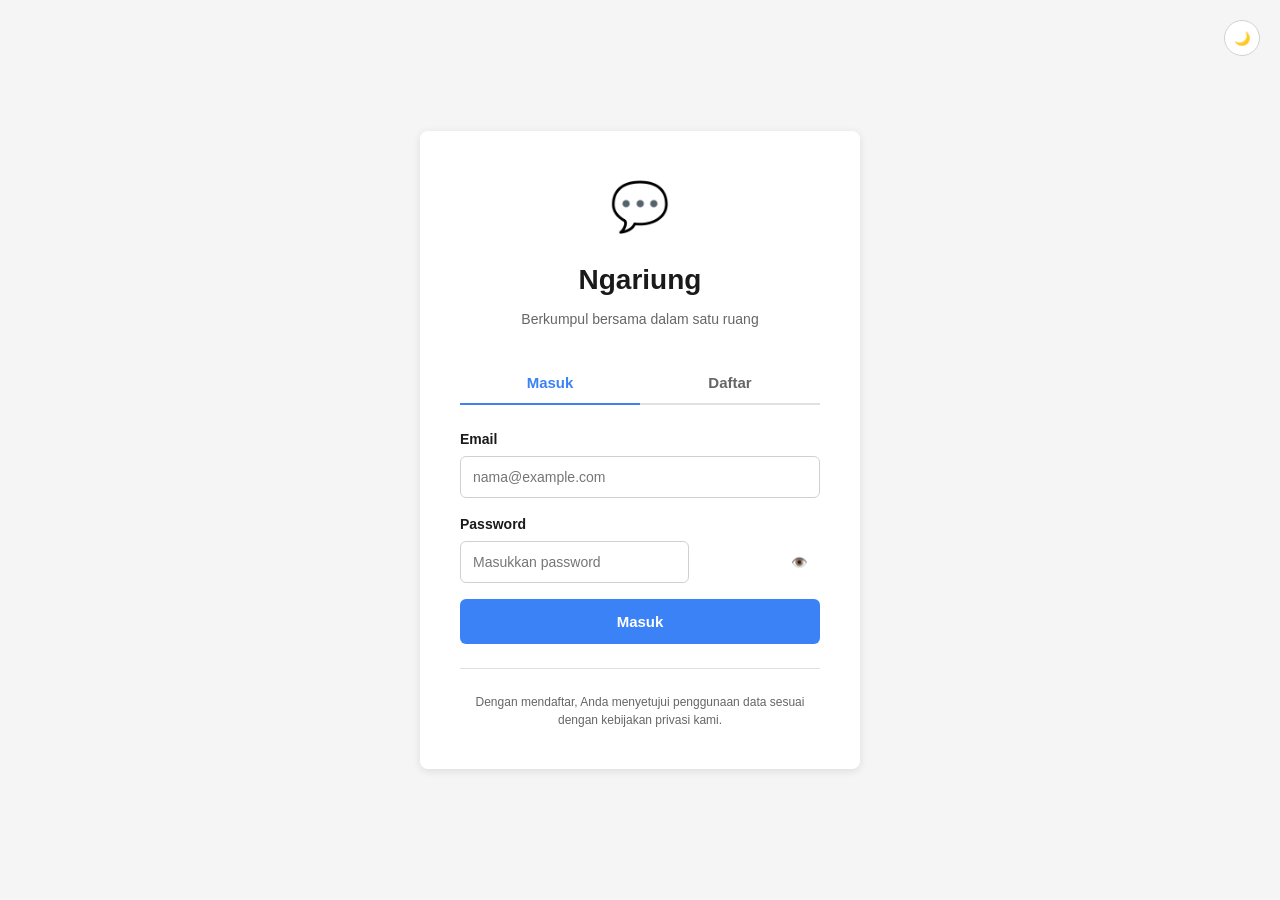
<file: wwwroot/auth.html>
<!DOCTYPE html>
<html lang="id">

<head>
    <meta charset="UTF-8">
    <meta name="viewport" content="width=device-width, initial-scale=1.0">
    <meta name="description" content="Ngariung - Login atau Daftar">
    <title>Masuk - Ngariung</title>
    <link rel="stylesheet" href="css/styles.css">
    <link rel="stylesheet" href="css/themes.css">
    <link rel="stylesheet" href="css/auth-new.css">
</head>

<body class="auth-page">
    <div class="auth-container">
        <div class="auth-card">
            <!-- Logo & Title -->
            <div class="auth-header">
                <div class="auth-logo">
                    <div class="logo-icon">💬</div>
                </div>
                <h1 class="auth-title">Ngariung</h1>
                <p class="auth-subtitle">Berkumpul bersama dalam satu ruang</p>
            </div>

            <!-- Tabs -->
            <div class="auth-tabs" role="tablist">
                <button class="auth-tab active" id="loginTab" role="tab" aria-selected="true" aria-controls="loginPanel"
                    data-tab="login">
                    Masuk
                </button>
                <button class="auth-tab" id="registerTab" role="tab" aria-selected="false" aria-controls="registerPanel"
                    data-tab="register">
                    Daftar
                </button>
            </div>

            <!-- Login Form -->
            <div class="auth-panel active" id="loginPanel" role="tabpanel" aria-labelledby="loginTab">
                <form id="loginForm" class="auth-form">
                    <div class="form-group">
                        <label for="loginEmail">Email</label>
                        <input type="email" id="loginEmail" name="email" class="form-input"
                            placeholder="nama@example.com" required autocomplete="email" aria-required="true">
                        <div class="form-error" id="loginEmailError"></div>
                    </div>

                    <div class="form-group">
                        <label for="loginPassword">Password</label>
                        <div class="input-with-icon">
                            <input type="password" id="loginPassword" name="password" class="form-input"
                                placeholder="Masukkan password" required autocomplete="current-password" minlength="6"
                                aria-required="true">
                            <button type="button" class="input-icon-btn toggle-password" data-target="loginPassword"
                                aria-label="Toggle password visibility">
                                👁️
                            </button>
                        </div>
                        <div class="form-error" id="loginPasswordError"></div>
                    </div>

                    <div class="form-error" id="loginFormError"></div>

                    <button type="submit" class="btn btn-primary btn-block btn-large" id="loginSubmit">
                        Masuk
                    </button>
                </form>
            </div>

            <!-- Register Form -->
            <div class="auth-panel" id="registerPanel" role="tabpanel" aria-labelledby="registerTab">
                <form id="registerForm" class="auth-form">
                    <div class="form-group">
                        <label for="registerDisplayName">Nama Tampilan <span class="required">*</span></label>
                        <input type="text" id="registerDisplayName" name="displayName" class="form-input"
                            placeholder="Nama Anda" required autocomplete="name" minlength="2" maxlength="50"
                            aria-required="true" aria-describedby="displayNameHelp">
                        <small id="displayNameHelp" class="form-help">2-50 karakter</small>
                        <div class="form-error" id="registerDisplayNameError"></div>
                    </div>

                    <div class="form-group">
                        <label for="registerEmail">Email <span class="required">*</span></label>
                        <input type="email" id="registerEmail" name="email" class="form-input"
                            placeholder="nama@example.com" required autocomplete="email" aria-required="true">
                        <div class="form-error" id="registerEmailError"></div>
                    </div>

                    <div class="form-group">
                        <label for="registerPassword">Password <span class="required">*</span></label>
                        <div class="input-with-icon">
                            <input type="password" id="registerPassword" name="password" class="form-input"
                                placeholder="Minimal 6 karakter" required autocomplete="new-password" minlength="6"
                                aria-required="true" aria-describedby="passwordHelp">
                            <button type="button" class="input-icon-btn toggle-password" data-target="registerPassword"
                                aria-label="Toggle password visibility">
                                👁️
                            </button>
                        </div>
                        <small id="passwordHelp" class="form-help">Minimal 6 karakter</small>
                        <div class="form-error" id="registerPasswordError"></div>
                    </div>

                    <div class="form-group">
                        <label for="registerConfirmPassword">Konfirmasi Password <span class="required">*</span></label>
                        <div class="input-with-icon">
                            <input type="password" id="registerConfirmPassword" name="confirmPassword"
                                class="form-input" placeholder="Masukkan password lagi" required
                                autocomplete="new-password" minlength="6" aria-required="true">
                            <button type="button" class="input-icon-btn toggle-password"
                                data-target="registerConfirmPassword" aria-label="Toggle password visibility">
                                👁️
                            </button>
                        </div>
                        <div class="form-error" id="registerConfirmPasswordError"></div>
                    </div>

                    <div class="form-error" id="registerFormError"></div>

                    <button type="submit" class="btn btn-primary btn-block btn-large" id="registerSubmit">
                        Daftar
                    </button>
                </form>
            </div>

            <!-- Footer -->
            <div class="auth-footer">
                <p class="auth-footer-text">
                    Dengan mendaftar, Anda menyetujui penggunaan data sesuai dengan kebijakan privasi kami.
                </p>
            </div>
        </div>

        <!-- Theme Toggle -->
        <div class="theme-toggle-container">
            <button class="theme-toggle-btn" id="themeToggleBtn" aria-label="Toggle tema">
                <span class="theme-icon">🌙</span>
            </button>
        </div>
    </div>

    <!-- Toast Notifications -->
    <div class="toast-container" id="toastContainer" role="region" aria-live="polite" aria-atomic="true">
        <!-- Toast notifications akan muncul di sini -->
    </div>

    <!-- Scripts -->
    <script src="js/config.js"></script>
    <script src="js/utils.js"></script>
    <script src="js/theme.js"></script>
    <script src="js/toast.js"></script>
    <script src="js/auth-page.js"></script>
</body>

</html>
</file>
<file: wwwroot/css/styles.css>
/* ===================================
   Ngariung - Main Styles
   ================================== */

/* Reset & Base Styles */
* {
    margin: 0;
    padding: 0;
    box-sizing: border-box;
}

:root {
    /* Spacing */
    --spacing-xs: 0.25rem;
    --spacing-sm: 0.5rem;
    --spacing-md: 1rem;
    --spacing-lg: 1.5rem;
    --spacing-xl: 2rem;
    
    /* Typography */
    --font-family: -apple-system, BlinkMacSystemFont, 'Segoe UI', Roboto, 'Helvetica Neue', Arial, sans-serif;
    --font-size-xs: 0.75rem;
    --font-size-sm: 0.875rem;
    --font-size-md: 1rem;
    --font-size-lg: 1.125rem;
    --font-size-xl: 1.25rem;
    --font-size-2xl: 1.5rem;
    
    /* Border Radius */
    --radius-sm: 0.25rem;
    --radius-md: 0.5rem;
    --radius-lg: 0.75rem;
    --radius-full: 9999px;
    
    /* Shadows */
    --shadow-sm: 0 1px 2px 0 rgba(0, 0, 0, 0.05);
    --shadow-md: 0 4px 6px -1px rgba(0, 0, 0, 0.1);
    --shadow-lg: 0 10px 15px -3px rgba(0, 0, 0, 0.1);
    
    /* Z-index */
    --z-dropdown: 1000;
    --z-modal: 2000;
    --z-toast: 3000;
    
    /* Transitions */
    --transition-fast: 150ms ease-in-out;
    --transition-base: 200ms ease-in-out;
    --transition-slow: 300ms ease-in-out;
    
    /* Layout */
    --sidebar-width: 280px;
    --members-width: 260px;
    --header-height: 64px;
    --composer-height: auto;
}

html {
    font-size: 16px;
    -webkit-font-smoothing: antialiased;
    -moz-osx-font-smoothing: grayscale;
}

body {
    font-family: var(--font-family);
    font-size: var(--font-size-md);
    line-height: 1.5;
    background-color: var(--bg-primary);
    color: var(--text-primary);
    overflow: hidden;
    transition: background-color var(--transition-base), color var(--transition-base);
}

/* ===================================
   Layout
   ================================== */

.app-container {
    display: grid;
    grid-template-columns: var(--sidebar-width) 1fr;
    grid-template-rows: 1fr;
    height: 100vh;
    overflow: hidden;
}

/* Sidebar */
.sidebar {
    display: flex;
    flex-direction: column;
    background-color: var(--bg-secondary);
    border-right: 1px solid var(--border-color);
    overflow: hidden;
}

.sidebar-header {
    display: flex;
    align-items: center;
    justify-content: space-between;
    padding: var(--spacing-lg);
    border-bottom: 1px solid var(--border-color);
}

.app-title {
    font-size: var(--font-size-xl);
    font-weight: 700;
    color: var(--accent-color);
}

.menu-toggle {
    display: none;
    background: none;
    border: none;
    font-size: var(--font-size-2xl);
    cursor: pointer;
    color: var(--text-primary);
    padding: var(--spacing-sm);
    border-radius: var(--radius-md);
    transition: background-color var(--transition-fast);
}

.menu-toggle:hover {
    background-color: var(--bg-hover);
}

.sidebar-actions {
    padding: var(--spacing-md);
    display: flex;
    flex-direction: column;
    gap: var(--spacing-sm);
    border-bottom: 1px solid var(--border-color);
}

.rooms-section {
    flex: 1;
    overflow-y: auto;
    padding: var(--spacing-md);
}

.section-title {
    font-size: var(--font-size-sm);
    font-weight: 600;
    text-transform: uppercase;
    letter-spacing: 0.05em;
    color: var(--text-secondary);
    margin-bottom: var(--spacing-sm);
    padding: 0 var(--spacing-sm);
}

.rooms-list {
    display: flex;
    flex-direction: column;
    gap: var(--spacing-xs);
}

.room-item {
    display: flex;
    align-items: center;
    justify-content: space-between;
    padding: var(--spacing-md);
    border-radius: var(--radius-md);
    cursor: pointer;
    transition: background-color var(--transition-fast);
    position: relative;
}

.room-item:hover {
    background-color: var(--bg-hover);
}

.room-item.active {
    background-color: var(--accent-color);
    color: white;
}

.room-item.active .room-name {
    color: white;
    font-weight: 600;
}

.room-name {
    font-size: var(--font-size-md);
    font-weight: 500;
    color: var(--text-primary);
}

.unread-badge {
    background-color: var(--error-color);
    color: white;
    font-size: var(--font-size-xs);
    font-weight: 600;
    padding: var(--spacing-xs) var(--spacing-sm);
    border-radius: var(--radius-full);
    min-width: 20px;
    text-align: center;
}

.sidebar-footer {
    padding: var(--spacing-md);
    border-top: 1px solid var(--border-color);
    display: flex;
    gap: var(--spacing-sm);
}

/* Main Chat Area */
.chat-main {
    display: flex;
    flex-direction: column;
    background-color: var(--bg-primary);
    overflow: hidden;
}

.chat-header {
    display: flex;
    align-items: center;
    justify-content: space-between;
    padding: var(--spacing-lg);
    background-color: var(--bg-secondary);
    border-bottom: 1px solid var(--border-color);
    min-height: var(--header-height);
}

.chat-header-info {
    display: flex;
    align-items: center;
    gap: var(--spacing-md);
    flex: 1;
}

.back-btn {
    display: none;
    background: none;
    border: none;
    font-size: var(--font-size-2xl);
    color: var(--text-primary);
    cursor: pointer;
    padding: var(--spacing-sm);
    border-radius: var(--radius-md);
    transition: background-color var(--transition-fast);
}

.back-btn:hover {
    background-color: var(--bg-hover);
}

.room-info {
    flex: 1;
}

.room-name {
    font-size: var(--font-size-lg);
    font-weight: 600;
    color: var(--text-primary);
}

.room-members {
    font-size: var(--font-size-sm);
    color: var(--text-secondary);
}

.chat-header-actions {
    display: flex;
    gap: var(--spacing-sm);
}

/* Connection Status */
.connection-status {
    display: flex;
    align-items: center;
    gap: var(--spacing-sm);
    padding: var(--spacing-sm) var(--spacing-lg);
    background-color: var(--bg-info);
    border-bottom: 1px solid var(--border-color);
    font-size: var(--font-size-sm);
    transition: all var(--transition-base);
}

.connection-status.hidden {
    display: none;
}

.connection-status.success {
    background-color: var(--bg-success);
    color: var(--text-success);
}

.connection-status.error {
    background-color: var(--bg-error);
    color: var(--text-error);
}

.connection-status.warning {
    background-color: var(--bg-warning);
    color: var(--text-warning);
}

.status-dot {
    width: 8px;
    height: 8px;
    border-radius: var(--radius-full);
    background-color: currentColor;
    animation: pulse 2s infinite;
}

@keyframes pulse {
    0%, 100% { opacity: 1; }
    50% { opacity: 0.5; }
}

/* Messages Container */
.messages-container {
    flex: 1;
    overflow: hidden;
    position: relative;
    background-color: var(--bg-primary);
}

.messages-scroll {
    height: 100%;
    overflow-y: auto;
    padding: var(--spacing-lg);
    scroll-behavior: smooth;
}

.messages-list {
    display: flex;
    flex-direction: column;
    gap: var(--spacing-md);
}

.message {
    display: flex;
    flex-direction: column;
    gap: var(--spacing-xs);
    animation: slideIn 0.2s ease-out;
}

@keyframes slideIn {
    from {
        opacity: 0;
        transform: translateY(10px);
    }
    to {
        opacity: 1;
        transform: translateY(0);
    }
}

.message-header {
    display: flex;
    align-items: baseline;
    gap: var(--spacing-sm);
}

.sender-name {
    font-size: var(--font-size-sm);
    font-weight: 600;
    color: var(--accent-color);
}

.message-time {
    font-size: var(--font-size-xs);
    color: var(--text-secondary);
}

.message-body {
    font-size: var(--font-size-md);
    color: var(--text-primary);
    line-height: 1.6;
    word-wrap: break-word;
    padding-left: var(--spacing-sm);
}

.message.grouped .message-header {
    display: none;
}

.message.grouped {
    gap: var(--spacing-xs);
}

/* Typing Indicators */
.typing-indicators {
    padding: var(--spacing-sm) 0;
    min-height: 24px;
}

.typing-indicator {
    font-size: var(--font-size-sm);
    color: var(--text-secondary);
    font-style: italic;
    animation: fadeIn 0.3s ease-in;
}

@keyframes fadeIn {
    from { opacity: 0; }
    to { opacity: 1; }
}

/* Welcome/Empty State */
.welcome-state,
.empty-state {
    display: flex;
    flex-direction: column;
    align-items: center;
    justify-content: center;
    text-align: center;
    padding: var(--spacing-xl);
    color: var(--text-secondary);
    height: 100%;
}

.welcome-icon {
    font-size: 4rem;
    margin-bottom: var(--spacing-lg);
}

.welcome-state h3 {
    font-size: var(--font-size-xl);
    color: var(--text-primary);
    margin-bottom: var(--spacing-sm);
}

.welcome-state p {
    font-size: var(--font-size-md);
    color: var(--text-secondary);
}

/* Scroll to Bottom Button */
.scroll-to-bottom {
    position: absolute;
    bottom: var(--spacing-lg);
    right: var(--spacing-lg);
    width: 48px;
    height: 48px;
    border-radius: var(--radius-full);
    background-color: var(--accent-color);
    color: white;
    border: none;
    font-size: var(--font-size-xl);
    cursor: pointer;
    box-shadow: var(--shadow-lg);
    transition: transform var(--transition-fast);
    z-index: 10;
}

.scroll-to-bottom:hover {
    transform: scale(1.1);
}

/* Message Composer */
.message-composer {
    display: flex;
    align-items: flex-end;
    gap: var(--spacing-sm);
    padding: var(--spacing-lg);
    background-color: var(--bg-secondary);
    border-top: 1px solid var(--border-color);
}

.input-wrapper {
    flex: 1;
    position: relative;
}

.message-input {
    width: 100%;
    min-height: 44px;
    max-height: 120px;
    padding: var(--spacing-md);
    padding-right: 60px;
    border: 1px solid var(--border-color);
    border-radius: var(--radius-lg);
    background-color: var(--bg-primary);
    color: var(--text-primary);
    font-family: var(--font-family);
    font-size: var(--font-size-md);
    resize: none;
    overflow-y: auto;
    transition: border-color var(--transition-fast);
}

.message-input:focus {
    outline: none;
    border-color: var(--accent-color);
}

.char-counter {
    position: absolute;
    bottom: var(--spacing-sm);
    right: var(--spacing-sm);
    font-size: var(--font-size-xs);
    color: var(--text-secondary);
    pointer-events: none;
}

.char-counter.warning {
    color: var(--error-color);
}

/* Members Panel */
.members-panel {
    display: none;
    flex-direction: column;
    width: var(--members-width);
    background-color: var(--bg-secondary);
    border-left: 1px solid var(--border-color);
    overflow: hidden;
}

.members-panel.show {
    display: flex;
}

.members-header {
    display: flex;
    align-items: center;
    justify-content: space-between;
    padding: var(--spacing-lg);
    border-bottom: 1px solid var(--border-color);
}

.members-header h3 {
    font-size: var(--font-size-lg);
    font-weight: 600;
}

.close-members {
    display: none;
}

.members-list {
    flex: 1;
    overflow-y: auto;
    padding: var(--spacing-md);
}

.member-item {
    display: flex;
    align-items: center;
    gap: var(--spacing-md);
    padding: var(--spacing-md);
    border-radius: var(--radius-md);
    cursor: pointer;
    transition: background-color var(--transition-fast);
}

.member-item:hover {
    background-color: var(--bg-hover);
}

.member-avatar {
    width: 40px;
    height: 40px;
    border-radius: var(--radius-full);
    background-color: var(--accent-color);
    color: white;
    display: flex;
    align-items: center;
    justify-content: center;
    font-weight: 600;
    font-size: var(--font-size-lg);
    flex-shrink: 0;
    position: relative;
}

.member-status {
    position: absolute;
    bottom: 0;
    right: 0;
    width: 12px;
    height: 12px;
    border-radius: var(--radius-full);
    border: 2px solid var(--bg-secondary);
    background-color: var(--text-secondary);
}

.member-status.online {
    background-color: var(--success-color);
}

.member-status.busy {
    background-color: var(--error-color);
}

.member-status.away {
    background-color: var(--warning-color);
}

.member-info {
    flex: 1;
}

.member-name {
    font-size: var(--font-size-md);
    font-weight: 500;
    color: var(--text-primary);
}

.member-role {
    font-size: var(--font-size-xs);
    color: var(--text-secondary);
}

/* ===================================
   Components
   ================================== */

/* Buttons */
.btn {
    display: inline-flex;
    align-items: center;
    justify-content: center;
    gap: var(--spacing-sm);
    padding: var(--spacing-sm) var(--spacing-lg);
    border: none;
    border-radius: var(--radius-md);
    font-family: var(--font-family);
    font-size: var(--font-size-md);
    font-weight: 500;
    cursor: pointer;
    transition: all var(--transition-fast);
    white-space: nowrap;
}

.btn:disabled {
    opacity: 0.5;
    cursor: not-allowed;
}

.btn-primary {
    background-color: var(--accent-color);
    color: white;
}

.btn-primary:hover:not(:disabled) {
    background-color: var(--accent-hover);
}

.btn-secondary {
    background-color: var(--bg-hover);
    color: var(--text-primary);
}

.btn-secondary:hover:not(:disabled) {
    background-color: var(--bg-tertiary);
}

.btn-text {
    background-color: transparent;
    color: var(--text-secondary);
}

.btn-text:hover:not(:disabled) {
    background-color: var(--bg-hover);
    color: var(--text-primary);
}

.btn-icon {
    padding: var(--spacing-sm);
    width: 40px;
    height: 40px;
    border-radius: var(--radius-md);
    background-color: transparent;
    border: none;
    color: var(--text-secondary);
    font-size: var(--font-size-lg);
    cursor: pointer;
    transition: all var(--transition-fast);
    display: flex;
    align-items: center;
    justify-content: center;
}

.btn-icon:hover {
    background-color: var(--bg-hover);
    color: var(--text-primary);
}

.btn-block {
    width: 100%;
}

.btn-large {
    padding: var(--spacing-md) var(--spacing-xl);
    font-size: var(--font-size-lg);
}

/* Loading State */
.loading-state {
    display: flex;
    flex-direction: column;
    align-items: center;
    justify-content: center;
    padding: var(--spacing-xl);
    gap: var(--spacing-md);
}

.spinner {
    width: 40px;
    height: 40px;
    border: 4px solid var(--border-color);
    border-top-color: var(--accent-color);
    border-radius: var(--radius-full);
    animation: spin 0.8s linear infinite;
}

@keyframes spin {
    to { transform: rotate(360deg); }
}

/* ===================================
   Responsive Design
   ================================== */

@media (max-width: 768px) {
    .app-container {
        grid-template-columns: 1fr;
    }
    
    .sidebar {
        position: fixed;
        top: 0;
        left: 0;
        width: 100%;
        height: 100%;
        z-index: 100;
        transform: translateX(-100%);
        transition: transform var(--transition-base);
    }
    
    .sidebar.show {
        transform: translateX(0);
    }
    
    .menu-toggle {
        display: block;
    }
    
    .back-btn {
        display: block;
    }
    
    .members-panel {
        position: fixed;
        top: 0;
        right: 0;
        width: 100%;
        max-width: 320px;
        height: 100%;
        z-index: 101;
        transform: translateX(100%);
        transition: transform var(--transition-base);
    }
    
    .members-panel.show {
        transform: translateX(0);
    }
    
    .close-members {
        display: block;
    }
}

@media (min-width: 769px) and (max-width: 1024px) {
    :root {
        --sidebar-width: 240px;
        --members-width: 240px;
    }
}

@media (min-width: 1400px) {
    .app-container.members-open {
        grid-template-columns: var(--sidebar-width) 1fr var(--members-width);
    }
    
    .app-container.members-open .members-panel {
        display: flex;
    }
}

/* ===================================
   Accessibility
   ================================== */

.btn:focus-visible,
.form-input:focus-visible,
.room-item:focus-visible,
.member-item:focus-visible {
    outline: 2px solid var(--accent-color);
    outline-offset: 2px;
}

@media (prefers-reduced-motion: reduce) {
    *,
    *::before,
    *::after {
        animation-duration: 0.01ms !important;
        animation-iteration-count: 1 !important;
        transition-duration: 0.01ms !important;
    }
}

/* Screen reader only */
.sr-only {
    position: absolute;
    width: 1px;
    height: 1px;
    padding: 0;
    margin: -1px;
    overflow: hidden;
    clip: rect(0, 0, 0, 0);
    white-space: nowrap;
    border-width: 0;
}
</file>
<file: wwwroot/css/themes.css>
/* ===================================
   Ngariung - Theme Styles
   Light & Dark Mode
   ================================== */

/* Default Theme Colors (Light Mode) */
:root,
:root[data-theme="light"] {
    /* Backgrounds */
    --bg-primary: #ffffff;
    --bg-secondary: #f7f9fc;
    --bg-tertiary: #e8ecf2;
    --bg-hover: #e3e8ef;

    /* Text */
    --text-primary: #1a202c;
    --text-secondary: #4a5568;
    --text-tertiary: #718096;

    /* Borders */
    --border-color: #e2e8f0;
    --border-hover: #cbd5e0;

    /* Accent Colors */
    --accent-color: #3182ce;
    --accent-hover: #2c5aa0;
    --accent-light: #bee3f8;

    /* Status Colors */
    --success-color: #38a169;
    --success-light: #c6f6d5;
    --error-color: #e53e3e;
    --error-light: #fed7d7;
    --warning-color: #dd6b20;
    --warning-light: #feebc8;
    --info-color: #3182ce;
    --info-light: #bee3f8;

    /* Status Backgrounds */
    --bg-success: #f0fdf4;
    --text-success: #166534;
    --bg-error: #fef2f2;
    --text-error: #991b1b;
    --bg-warning: #fffbeb;
    --text-warning: #92400e;
    --bg-info: #eff6ff;
    --text-info: #1e40af;

    /* Shadows */
    --shadow-color: rgba(0, 0, 0, 0.1);
    --shadow-hover: rgba(0, 0, 0, 0.15);
}

/* Dark Mode */
:root[data-theme="dark"] {
    /* Backgrounds */
    --bg-primary: #1a1d23;
    --bg-secondary: #22262e;
    --bg-tertiary: #2c313a;
    --bg-hover: #363c47;

    /* Text */
    --text-primary: #e2e8f0;
    --text-secondary: #a0aec0;
    --text-tertiary: #718096;

    /* Borders */
    --border-color: #2d3748;
    --border-hover: #4a5568;

    /* Accent Colors */
    --accent-color: #4299e1;
    --accent-hover: #63b3ed;
    --accent-light: #2c5282;

    /* Status Colors */
    --success-color: #48bb78;
    --success-light: #2f855a;
    --error-color: #f56565;
    --error-light: #c53030;
    --warning-color: #ed8936;
    --warning-light: #c05621;
    --info-color: #4299e1;
    --info-light: #2b6cb0;

    /* Status Backgrounds */
    --bg-success: #1c3d2f;
    --text-success: #9ae6b4;
    --bg-error: #3d1c1c;
    --text-error: #fc8181;
    --bg-warning: #3d2e1c;
    --text-warning: #fbd38d;
    --bg-info: #1c2d3d;
    --text-info: #90cdf4;

    /* Shadows */
    --shadow-color: rgba(0, 0, 0, 0.3);
    --shadow-hover: rgba(0, 0, 0, 0.4);
}

/* System Theme - Auto detect */
@media (prefers-color-scheme: dark) {
    :root[data-theme="system"] {
        /* Backgrounds */
        --bg-primary: #1a1d23;
        --bg-secondary: #22262e;
        --bg-tertiary: #2c313a;
        --bg-hover: #363c47;

        /* Text */
        --text-primary: #e2e8f0;
        --text-secondary: #a0aec0;
        --text-tertiary: #718096;

        /* Borders */
        --border-color: #2d3748;
        --border-hover: #4a5568;

        /* Accent Colors */
        --accent-color: #4299e1;
        --accent-hover: #63b3ed;
        --accent-light: #2c5282;

        /* Status Colors */
        --success-color: #48bb78;
        --success-light: #2f855a;
        --error-color: #f56565;
        --error-light: #c53030;
        --warning-color: #ed8936;
        --warning-light: #c05621;
        --info-color: #4299e1;
        --info-light: #2b6cb0;

        /* Status Backgrounds */
        --bg-success: #1c3d2f;
        --text-success: #9ae6b4;
        --bg-error: #3d1c1c;
        --text-error: #fc8181;
        --bg-warning: #3d2e1c;
        --text-warning: #fbd38d;
        --bg-info: #1c2d3d;
        --text-info: #90cdf4;

        /* Shadows */
        --shadow-color: rgba(0, 0, 0, 0.3);
        --shadow-hover: rgba(0, 0, 0, 0.4);
    }
}

/* Smooth theme transition */
body,
.app-container,
.sidebar,
.chat-main,
.members-panel,
.message-composer,
.modal-content {
    transition: background-color 0.3s ease, color 0.3s ease, border-color 0.3s ease;
}

/* Theme specific adjustments */

/* Dark mode scrollbar */
:root[data-theme="dark"] ::-webkit-scrollbar {
    width: 12px;
    height: 12px;
}

:root[data-theme="dark"] ::-webkit-scrollbar-track {
    background: var(--bg-secondary);
}

:root[data-theme="dark"] ::-webkit-scrollbar-thumb {
    background: var(--bg-tertiary);
    border-radius: 6px;
}

:root[data-theme="dark"] ::-webkit-scrollbar-thumb:hover {
    background: var(--bg-hover);
}

/* Light mode scrollbar */
:root[data-theme="light"] ::-webkit-scrollbar {
    width: 12px;
    height: 12px;
}

:root[data-theme="light"] ::-webkit-scrollbar-track {
    background: var(--bg-secondary);
}

:root[data-theme="light"] ::-webkit-scrollbar-thumb {
    background: var(--border-color);
    border-radius: 6px;
}

:root[data-theme="light"] ::-webkit-scrollbar-thumb:hover {
    background: var(--bg-hover);
}

/* Firefox scrollbar */
* {
    scrollbar-width: thin;
    scrollbar-color: var(--bg-tertiary) var(--bg-secondary);
}

/* Theme specific message styling */
:root[data-theme="dark"] .message:hover {
    background-color: rgba(255, 255, 255, 0.02);
}

:root[data-theme="light"] .message:hover {
    background-color: rgba(0, 0, 0, 0.02);
}

/* Code/pre blocks (if needed later) */
code,
pre {
    background-color: var(--bg-tertiary);
    color: var(--text-primary);
    border-radius: var(--radius-sm);
    padding: 2px 6px;
    font-family: 'Courier New', Courier, monospace;
    font-size: 0.9em;
}

/* Selection colors */
::selection {
    background-color: var(--accent-light);
    color: var(--text-primary);
}

:root[data-theme="dark"] ::selection {
    background-color: var(--accent-color);
    color: white;
}

/* Focus ring colors */
:root[data-theme="dark"] *:focus-visible {
    outline-color: var(--accent-hover);
}

/* Link colors */
a {
    color: var(--accent-color);
    text-decoration: none;
    transition: color var(--transition-fast);
}

a:hover {
    color: var(--accent-hover);
    text-decoration: underline;
}

/* Image/media in dark mode - prevent too bright */
:root[data-theme="dark"] img,
:root[data-theme="dark"] video {
    opacity: 0.9;
}

:root[data-theme="dark"] img:hover,
:root[data-theme="dark"] video:hover {
    opacity: 1;
}
</file>
<file: wwwroot/css/auth-new.css>
/* Simple Clean Auth Page */
body.auth-page {
    min-height: 100vh;
    display: flex;
    align-items: center;
    justify-content: center;
    background: #f5f5f5;
    padding: 20px;
    font-family: -apple-system, BlinkMacSystemFont, 'Segoe UI', sans-serif;
}

:root[data-theme="dark"] body.auth-page {
    background: #1a1a1a;
}

.auth-container {
    width: 100%;
    max-width: 440px;
}

/* Simple Card */
.auth-card {
    background: white;
    border-radius: 8px;
    box-shadow: 0 2px 8px rgba(0, 0, 0, 0.1);
    padding: 40px;
}

:root[data-theme="dark"] .auth-card {
    background: #2a2a2a;
}

/* Header */
.auth-header {
    text-align: center;
    margin-bottom: 32px;
}

.logo-icon {
    font-size: 48px;
    margin-bottom: 16px;
}

.auth-title {
    font-size: 28px;
    font-weight: 700;
    color: #1a1a1a;
    margin: 0 0 8px 0;
}

:root[data-theme="dark"] .auth-title {
    color: #ffffff;
}

.auth-subtitle {
    font-size: 14px;
    color: #666;
    margin: 0;
}

:root[data-theme="dark"] .auth-subtitle {
    color: #999;
}

/* Tabs */
.auth-tabs {
    display: flex;
    border-bottom: 2px solid #e0e0e0;
    margin-bottom: 24px;
}

:root[data-theme="dark"] .auth-tabs {
    border-color: #404040;
}

.auth-tab {
    flex: 1;
    padding: 12px;
    background: none;
    border: none;
    border-bottom: 2px solid transparent;
    margin-bottom: -2px;
    color: #666;
    font-size: 15px;
    font-weight: 600;
    cursor: pointer;
}

.auth-tab.active {
    color: #3b82f6;
    border-bottom-color: #3b82f6;
}

/* Forms */
.auth-panel {
    display: none;
}

.auth-panel.active {
    display: block;
}

.auth-form {
    display: flex;
    flex-direction: column;
    gap: 16px;
}

.form-group {
    display: flex;
    flex-direction: column;
    gap: 6px;
}

.form-group label {
    font-size: 14px;
    font-weight: 600;
    color: #1a1a1a;
}

:root[data-theme="dark"] .form-group label {
    color: #ffffff;
}

.required {
    color: #ef4444;
}

/* Inputs */
.form-input {
    padding: 12px;
    border: 1px solid #d0d0d0;
    border-radius: 6px;
    font-size: 14px;
    background: white;
    color: #1a1a1a;
}

:root[data-theme="dark"] .form-input {
    background: #333;
    border-color: #555;
    color: #fff;
}

.form-input:focus {
    outline: none;
    border-color: #3b82f6;
    box-shadow: 0 0 0 3px rgba(59, 130, 246, 0.1);
}

.input-with-icon {
    position: relative;
}

.input-with-icon .form-input {
    padding-right: 40px;
}

.input-icon-btn {
    position: absolute;
    right: 8px;
    top: 50%;
    transform: translateY(-50%);
    background: none;
    border: none;
    cursor: pointer;
    padding: 4px;
}

.form-help {
    font-size: 12px;
    color: #666;
}

.form-error {
    font-size: 13px;
    color: #ef4444;
    display: none;
}

/* Button */
.btn {
    padding: 12px 24px;
    border-radius: 6px;
    font-size: 15px;
    font-weight: 600;
    border: none;
    cursor: pointer;
    font-family: inherit;
}

.btn-primary {
    background: #3b82f6;
    color: white;
}

.btn-primary:hover {
    background: #2563eb;
}

.btn-primary:disabled {
    opacity: 0.5;
    cursor: not-allowed;
}

.btn-block {
    width: 100%;
}

.btn-large {
    padding: 14px;
}

/* Footer */
.auth-footer {
    margin-top: 24px;
    padding-top: 24px;
    border-top: 1px solid #e0e0e0;
    text-align: center;
}

:root[data-theme="dark"] .auth-footer {
    border-color: #404040;
}

.auth-footer-text {
    font-size: 12px;
    color: #666;
}

/* Theme Toggle */
.theme-toggle-container {
    position: fixed;
    top: 20px;
    right: 20px;
}

.theme-toggle-btn {
    width: 36px;
    height: 36px;
    border-radius: 18px;
    border: 1px solid #d0d0d0;
    background: white;
    cursor: pointer;
    display: flex;
    align-items: center;
    justify-content: center;
}

:root[data-theme="dark"] .theme-toggle-btn {
    background: #2a2a2a;
    border-color: #404040;
}

/* Mobile */
@media (max-width: 640px) {
    .auth-card {
        padding: 32px 24px;
    }
}
</file>
